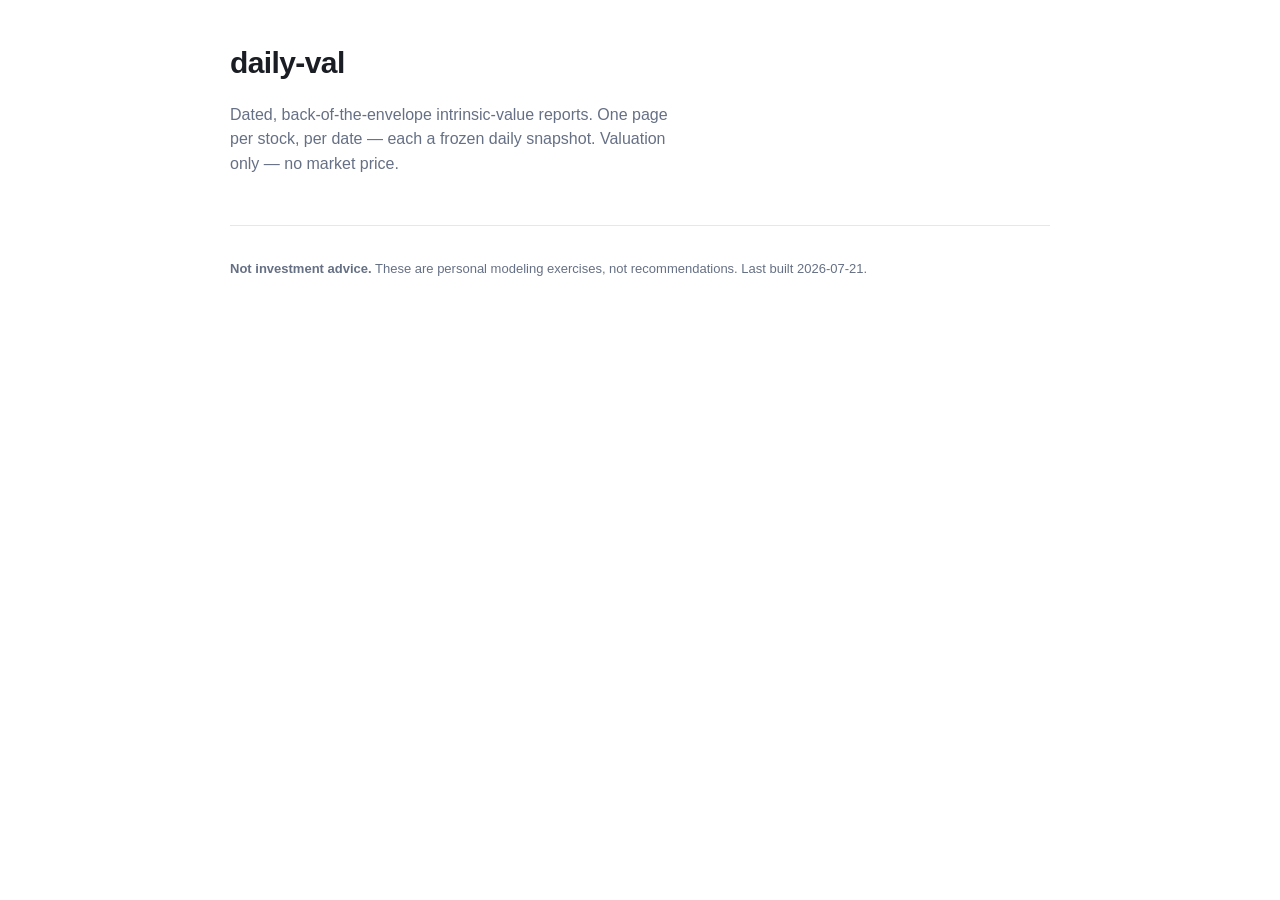
<file: docs/index.html>
<!doctype html>
<html lang="en">
<head>
<meta charset="utf-8">
<meta name="viewport" content="width=device-width, initial-scale=1">
<title>daily-val · valuation reports</title>
<link rel="stylesheet" href="assets/style.css">
</head>
<body>
<main class="wrap">
  <header class="site-head">
    <h1>daily&#8209;val</h1>
    <p class="tagline">Dated, back-of-the-envelope intrinsic-value reports.
    One page per stock, per date — each a frozen daily snapshot. Valuation only —
    no market price.</p>
  </header>

  <div id="dcf-index"></div>
  <noscript><p class="empty">Enable JavaScript to list reports and their
  fair values.</p></noscript>

  <footer class="disclaimer">
    <p><strong>Not investment advice.</strong> These are personal modeling
    exercises, not recommendations. Last built 2026-07-21.</p>
  </footer>
</main>
<script src="assets/comps.js"></script>
<script src="assets/dcf.js"></script>
</body>
</html>
</file>
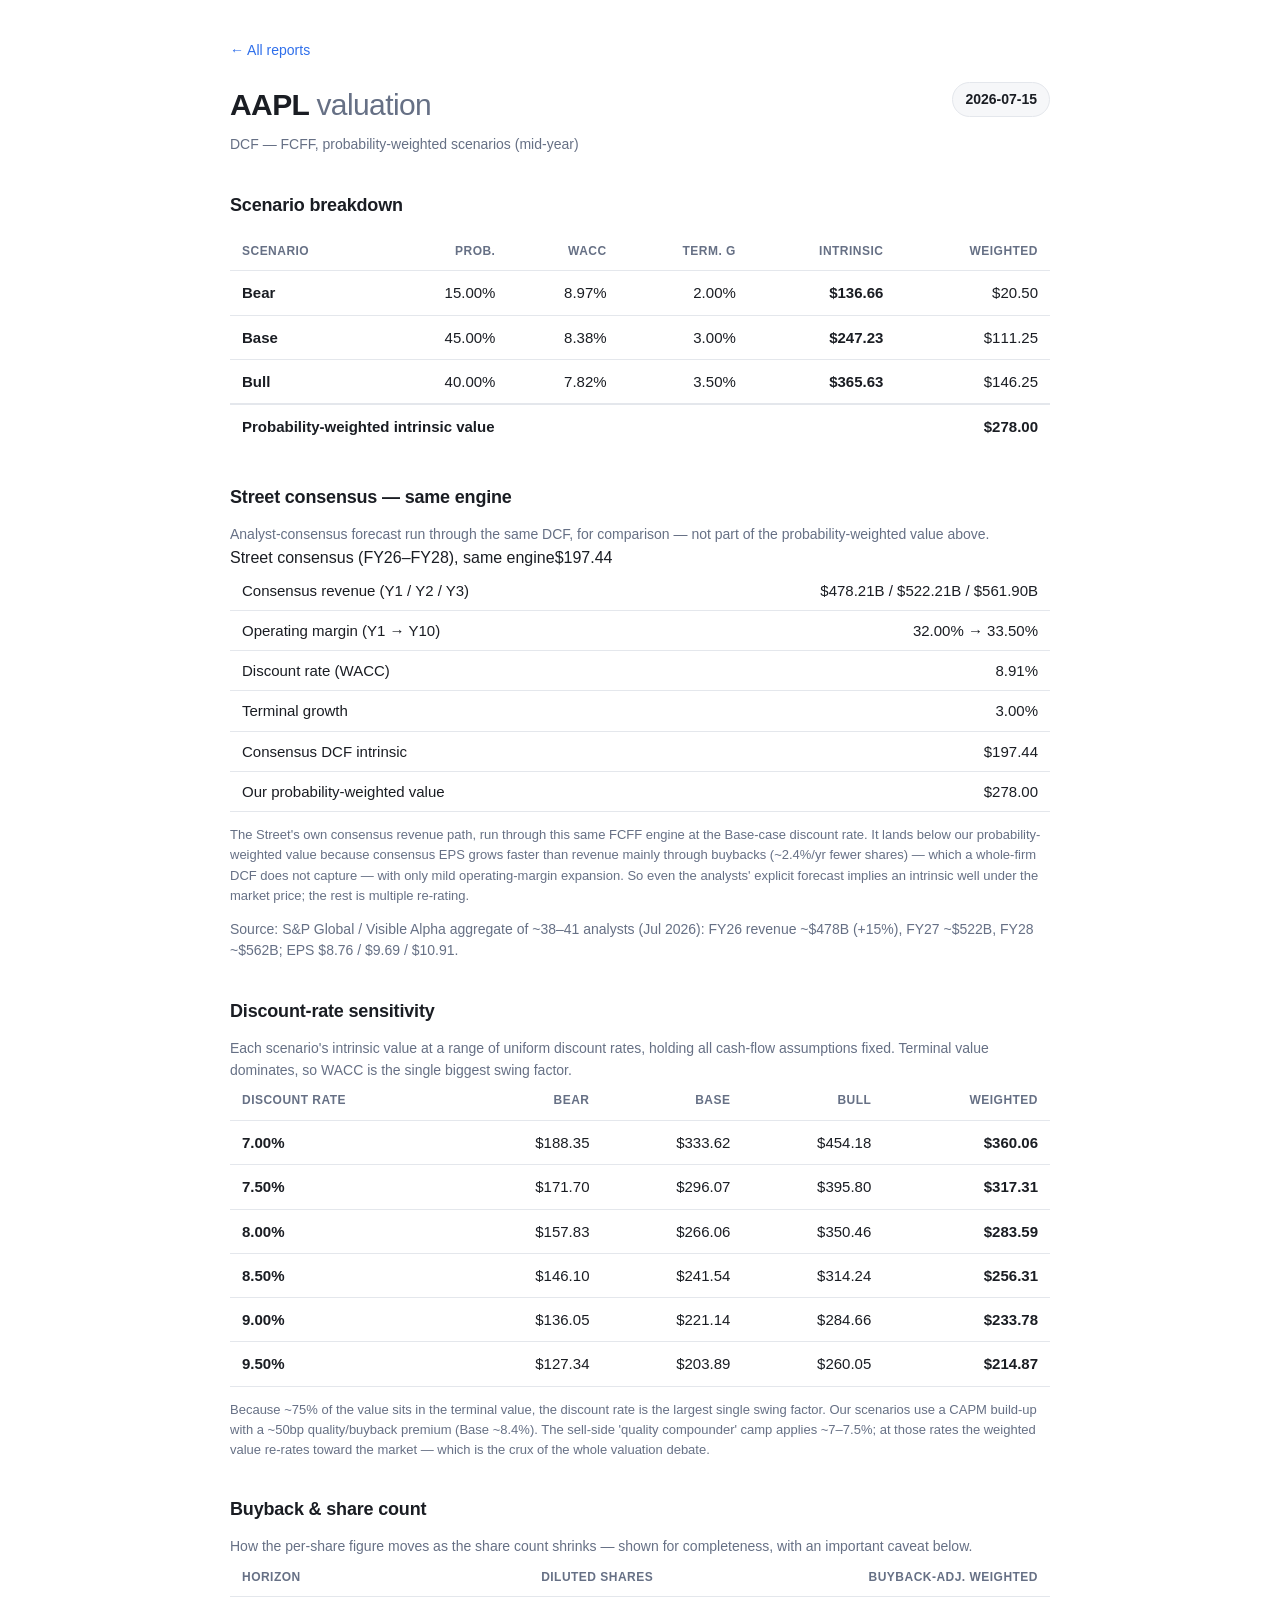
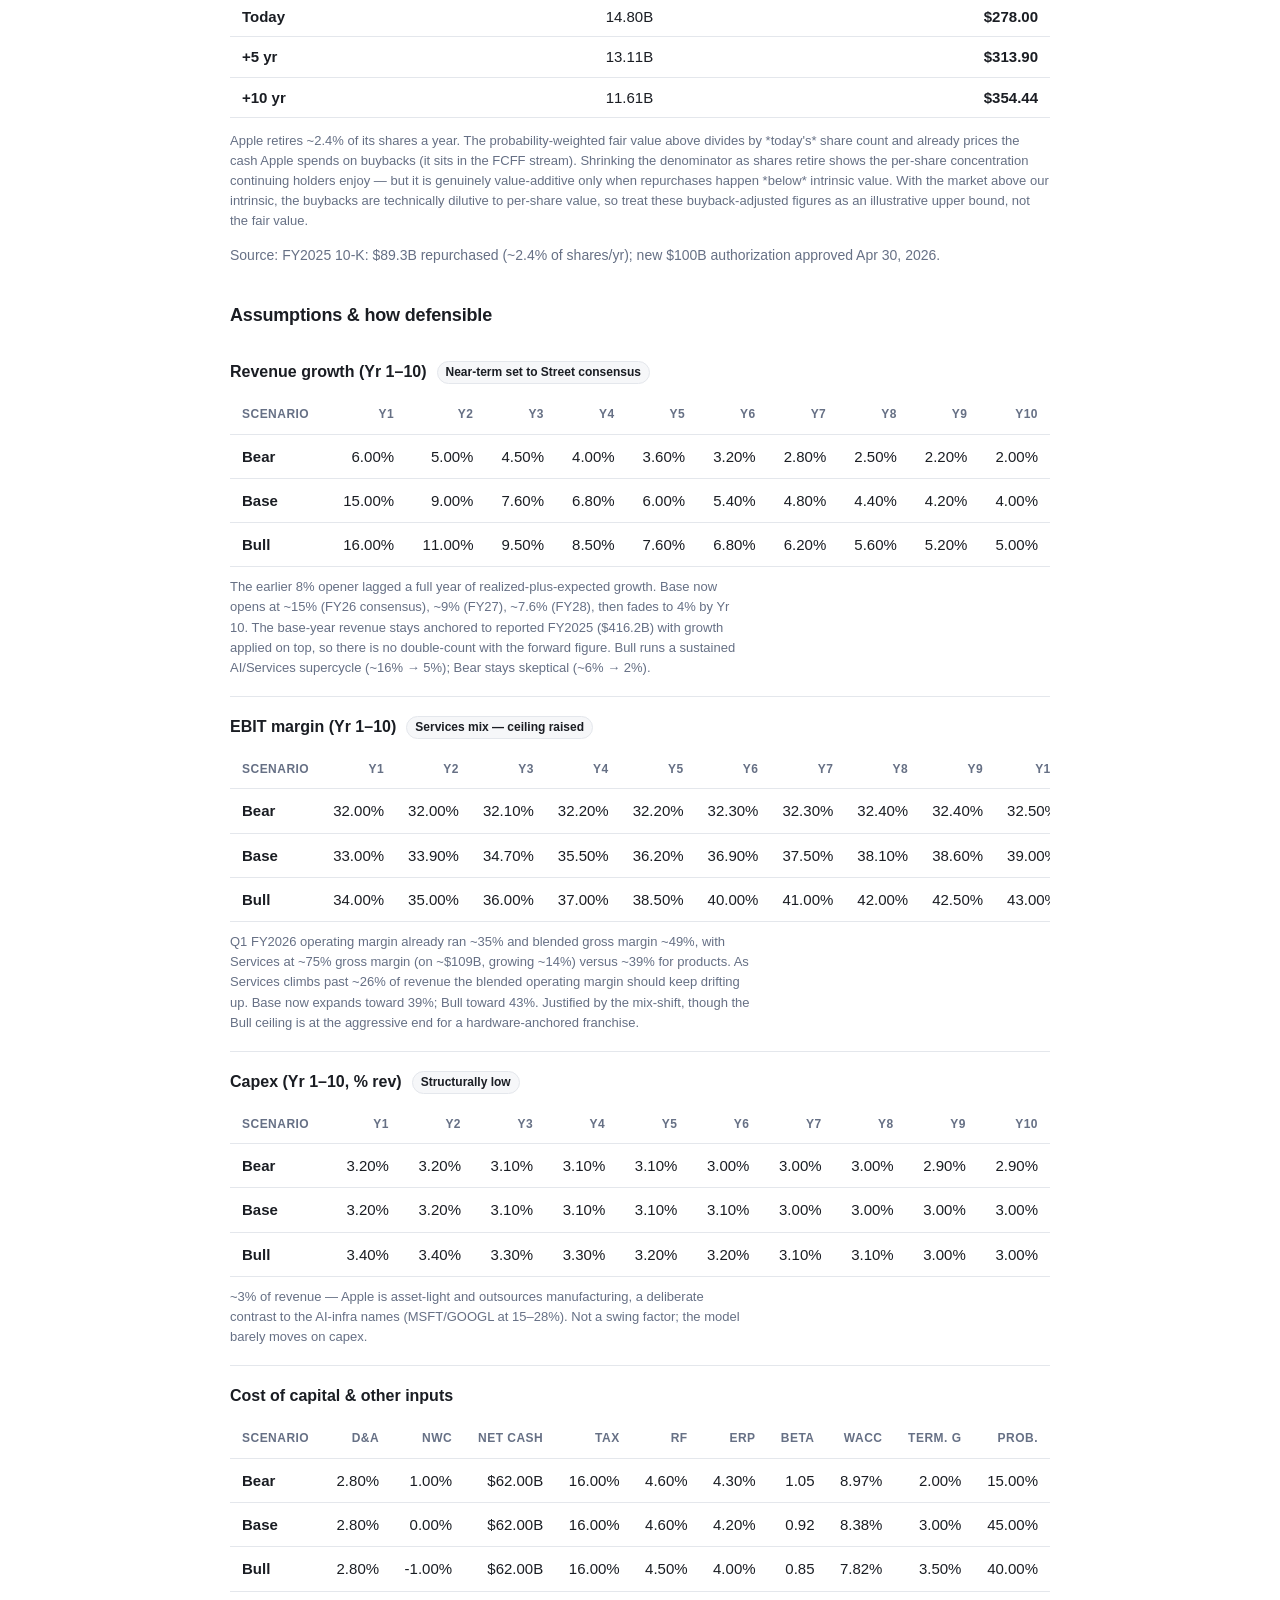
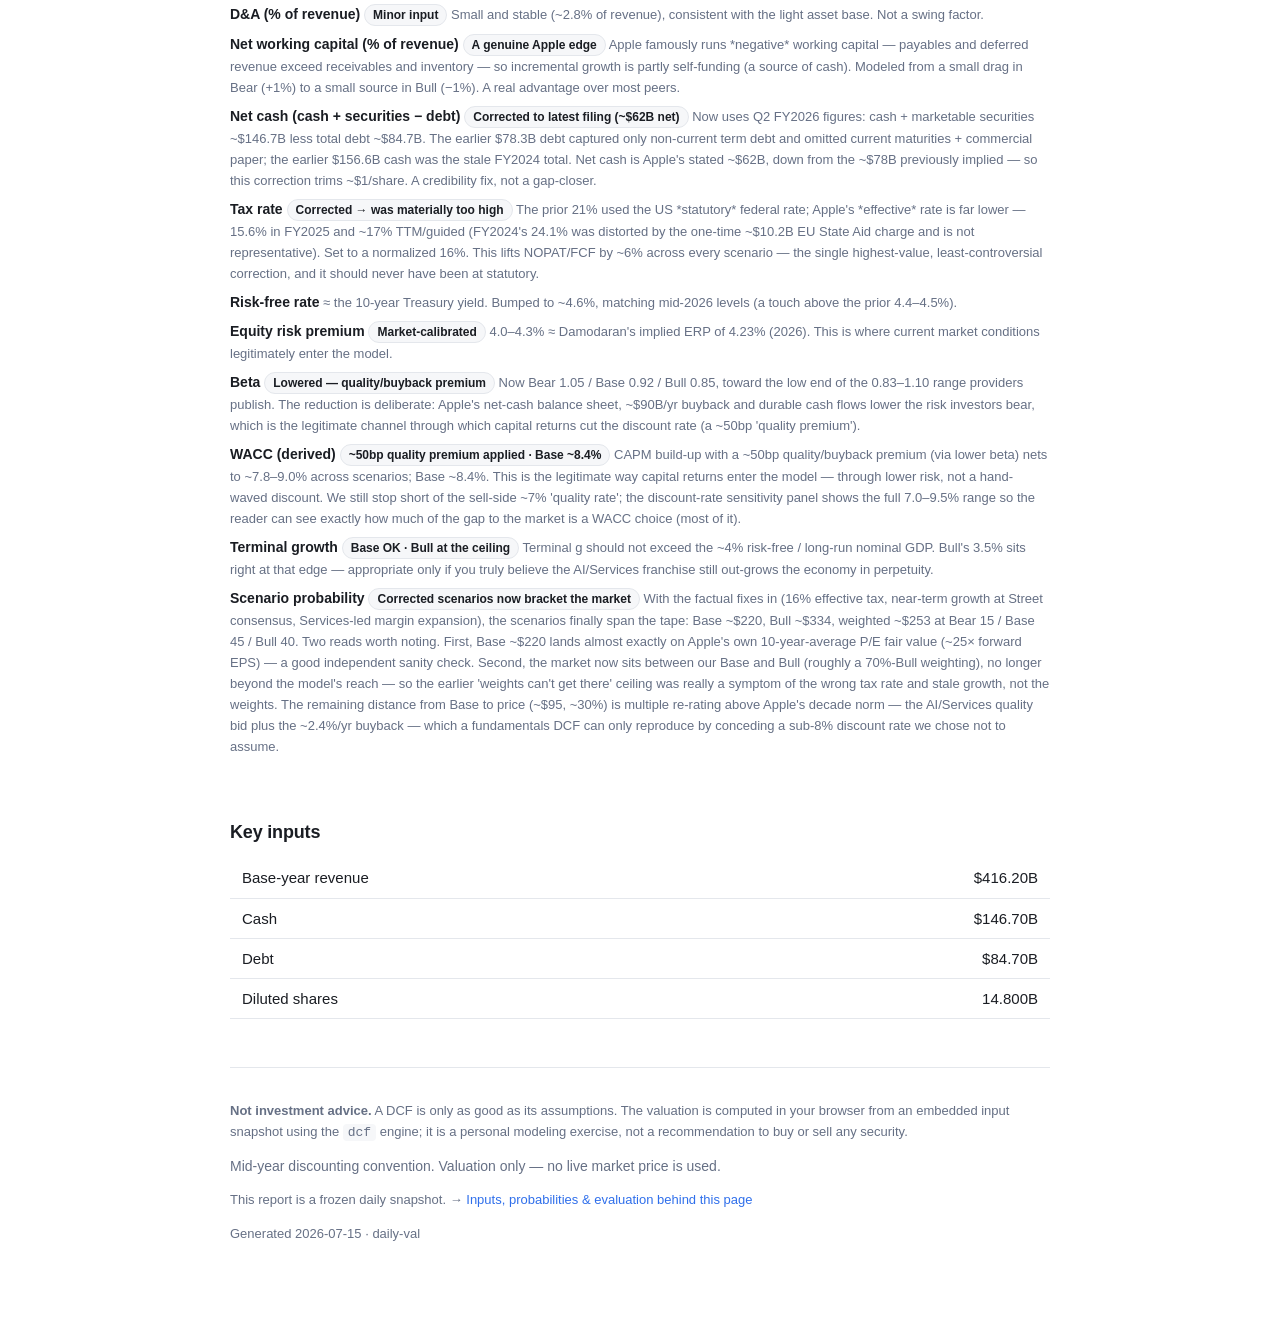
<file: docs/reports/aapl/2026-07-15.html>
<!doctype html>
<html lang="en">
<head>
<meta charset="utf-8">
<meta name="viewport" content="width=device-width, initial-scale=1">
<title>AAPL valuation — 2026-07-15 · daily-val</title>
<link rel="stylesheet" href="../../assets/style.css">
</head>
<body>
<main class="wrap">
  <p class="crumb"><a href="../../index.html">← All reports</a></p>

  <header class="rpt-head">
    <div>
      <h1>AAPL <span class="sub">valuation</span></h1>
      <p class="meta" id="dcf-method">DCF — FCFF, probability-weighted scenarios</p>
    </div>
    <div class="date-badge">2026-07-15</div>
  </header>

  <section>
    <h2>Scenario breakdown</h2>
    <div class="table-scroll">
      <table>
        <thead>
          <tr><th>Scenario</th><th class="num">Prob.</th><th class="num">WACC</th>
              <th class="num">Term. g</th><th class="num">Intrinsic</th><th class="num">Weighted</th></tr>
        </thead>
        <tbody id="dcf-scenario-rows"></tbody>
        <tfoot>
          <tr><td colspan="4" class="name">Probability-weighted intrinsic value</td>
              <td colspan="2" class="num strong" id="dcf-weighted">…</td></tr>
        </tfoot>
      </table>
    </div>
    <noscript><p class="meta">This report computes its valuation in the browser;
    enable JavaScript to see the numbers.</p></noscript>
  </section>

  <section>
    <h2>Street consensus — same engine</h2>
    <p class="meta">Analyst-consensus forecast run through the same DCF, for comparison — not part of the probability-weighted value above.</p>
    <div id="dcf-consensus"></div>
  </section>

  <section>
    <h2>Discount-rate sensitivity</h2>
    <p class="meta">Each scenario's intrinsic value at a range of uniform discount rates, holding all cash-flow assumptions fixed. Terminal value dominates, so WACC is the single biggest swing factor.</p>
    <div id="dcf-wacc"></div>
  </section>

  <section>
    <h2>Buyback &amp; share count</h2>
    <p class="meta">How the per-share figure moves as the share count shrinks — shown for completeness, with an important caveat below.</p>
    <div id="dcf-buyback"></div>
  </section>

  <section>
    <h2>Assumptions &amp; how defensible</h2>
    <div id="dcf-drivers"></div>
  </section>

  <section>
    <h2>Key inputs</h2>
    <div class="table-scroll">
      <table class="compact">
        <tbody id="dcf-key-inputs"></tbody>
      </table>
    </div>
  </section>

  <footer class="disclaimer">
    <p><strong>Not investment advice.</strong> A DCF is only as good as its
    assumptions. The valuation is computed in your browser from an embedded input
    snapshot using the <code>dcf</code> engine; it is a personal modeling
    exercise, not a recommendation to buy or sell any security.</p>
    <p class="meta">Mid-year discounting convention. Valuation only — no live market price is used.</p>
    <p class="snapshot">This report is a frozen daily snapshot. →
    <a href="2026-07-15.json">Inputs, probabilities &amp; evaluation behind this page</a></p>
    <p class="gen">Generated 2026-07-15 · daily-val</p>
  </footer>
</main>
<script type="application/json" id="dcf-input">{"symbol": "AAPL", "base_year": {"revenue": "416.2B", "ebit_margin": 0.32, "da_percent": 0.028}, "assumptions": {"tax_rate": 0.16}, "balance_sheet": {"cash": "146.7B", "debt": "84.7B", "diluted_shares": "14.8B"}, "buyback": {"annual_reduction": 0.024, "horizons": [5, 10], "source": "FY2025 10-K: $89.3B repurchased (~2.4% of shares/yr); new $100B authorization approved Apr 30, 2026.", "note": "Apple retires ~2.4% of its shares a year. The probability-weighted fair value above divides by *today's* share count and already prices the cash Apple spends on buybacks (it sits in the FCFF stream). Shrinking the denominator as shares retire shows the per-share concentration continuing holders enjoy \u2014 but it is genuinely value-additive only when repurchases happen *below* intrinsic value. With the market above our intrinsic, the buybacks are technically dilutive to per-share value, so treat these buyback-adjusted figures as an illustrative upper bound, not the fair value."}, "wacc_sensitivity": {"rates": [0.07, 0.075, 0.08, 0.085, 0.09, 0.095], "note": "Because ~75% of the value sits in the terminal value, the discount rate is the largest single swing factor. Our scenarios use a CAPM build-up with a ~50bp quality/buyback premium (Base ~8.4%). The sell-side 'quality compounder' camp applies ~7\u20137.5%; at those rates the weighted value re-rates toward the market \u2014 which is the crux of the whole valuation debate."}, "scenarios": [{"name": "Bear", "probability": 0.15, "base_year": {"nwc_percent": 0.01}, "assumptions": {"growth_rates": [0.06, 0.05, 0.045, 0.04, 0.036, 0.032, 0.028, 0.025, 0.022, 0.02], "ebit_margins": [0.32, 0.32, 0.321, 0.322, 0.322, 0.323, 0.323, 0.324, 0.324, 0.325], "capex_percent": [0.032, 0.032, 0.031, 0.031, 0.031, 0.03, 0.03, 0.03, 0.029, 0.029]}, "wacc_inputs": {"risk_free_rate": 0.046, "equity_risk_premium": 0.043, "beta": 1.05, "cost_of_debt": 0.05, "debt_weight": 0.03, "equity_weight": 0.97}, "terminal": {"growth_rate": 0.02}}, {"name": "Base", "probability": 0.45, "base_year": {"nwc_percent": 0.0}, "assumptions": {"growth_rates": [0.15, 0.09, 0.076, 0.068, 0.06, 0.054, 0.048, 0.044, 0.042, 0.04], "ebit_margins": [0.33, 0.339, 0.347, 0.355, 0.362, 0.369, 0.375, 0.381, 0.386, 0.39], "capex_percent": [0.032, 0.032, 0.031, 0.031, 0.031, 0.031, 0.03, 0.03, 0.03, 0.03]}, "wacc_inputs": {"risk_free_rate": 0.046, "equity_risk_premium": 0.042, "beta": 0.92, "cost_of_debt": 0.048, "debt_weight": 0.02, "equity_weight": 0.98}, "terminal": {"growth_rate": 0.03}}, {"name": "Bull", "probability": 0.4, "base_year": {"nwc_percent": -0.01}, "assumptions": {"growth_rates": [0.16, 0.11, 0.095, 0.085, 0.076, 0.068, 0.062, 0.056, 0.052, 0.05], "ebit_margins": [0.34, 0.35, 0.36, 0.37, 0.385, 0.4, 0.41, 0.42, 0.425, 0.43], "capex_percent": [0.034, 0.034, 0.033, 0.033, 0.032, 0.032, 0.031, 0.031, 0.03, 0.03]}, "wacc_inputs": {"risk_free_rate": 0.045, "equity_risk_premium": 0.04, "beta": 0.85, "cost_of_debt": 0.046, "debt_weight": 0.02, "equity_weight": 0.98}, "terminal": {"growth_rate": 0.035}}], "consensus": {"label": "Street consensus (FY26\u2013FY28), same engine", "source": "S&P Global / Visible Alpha aggregate of ~38\u201341 analysts (Jul 2026): FY26 revenue ~$478B (+15%), FY27 ~$522B, FY28 ~$562B; EPS $8.76 / $9.69 / $10.91.", "note": "The Street's own consensus revenue path, run through this same FCFF engine at the Base-case discount rate. It lands below our probability-weighted value because consensus EPS grows faster than revenue mainly through buybacks (~2.4%/yr fewer shares) \u2014 which a whole-firm DCF does not capture \u2014 with only mild operating-margin expansion. So even the analysts' explicit forecast implies an intrinsic well under the market price; the rest is multiple re-rating.", "base_year": {"nwc_percent": 0.0}, "assumptions": {"growth_rates": [0.149, 0.092, 0.076, 0.068, 0.06, 0.054, 0.048, 0.044, 0.042, 0.04], "ebit_margins": [0.32, 0.322, 0.324, 0.326, 0.328, 0.33, 0.331, 0.332, 0.334, 0.335], "capex_percent": [0.032, 0.032, 0.031, 0.031, 0.031, 0.031, 0.03, 0.03, 0.03, 0.03]}, "wacc_inputs": {"risk_free_rate": 0.046, "equity_risk_premium": 0.042, "beta": 1.05, "cost_of_debt": 0.048, "debt_weight": 0.02, "equity_weight": 0.98}, "terminal": {"growth_rate": 0.03}}}</script>
<script type="application/json" id="dcf-notes">{"symbol": "AAPL", "drivers": [{"key": "growth", "label": "Revenue growth (Yr 1\u201310)", "verdict": "Near-term set to Street consensus", "comment": "The earlier 8% opener lagged a full year of realized-plus-expected growth. Base now opens at ~15% (FY26 consensus), ~9% (FY27), ~7.6% (FY28), then fades to 4% by Yr 10. The base-year revenue stays anchored to reported FY2025 ($416.2B) with growth applied on top, so there is no double-count with the forward figure. Bull runs a sustained AI/Services supercycle (~16% \u2192 5%); Bear stays skeptical (~6% \u2192 2%)."}, {"key": "margin", "label": "EBIT margin (Yr 1\u201310)", "verdict": "Services mix \u2014 ceiling raised", "comment": "Q1 FY2026 operating margin already ran ~35% and blended gross margin ~49%, with Services at ~75% gross margin (on ~$109B, growing ~14%) versus ~39% for products. As Services climbs past ~26% of revenue the blended operating margin should keep drifting up. Base now expands toward 39%; Bull toward 43%. Justified by the mix-shift, though the Bull ceiling is at the aggressive end for a hardware-anchored franchise."}, {"key": "capex", "label": "Capex (Yr 1\u201310, % rev)", "verdict": "Structurally low", "comment": "~3% of revenue \u2014 Apple is asset-light and outsources manufacturing, a deliberate contrast to the AI-infra names (MSFT/GOOGL at 15\u201328%). Not a swing factor; the model barely moves on capex."}, {"key": "da", "label": "D&A (% of revenue)", "verdict": "Minor input", "comment": "Small and stable (~2.8% of revenue), consistent with the light asset base. Not a swing factor."}, {"key": "nwc", "label": "Net working capital (% of revenue)", "verdict": "A genuine Apple edge", "comment": "Apple famously runs *negative* working capital \u2014 payables and deferred revenue exceed receivables and inventory \u2014 so incremental growth is partly self-funding (a source of cash). Modeled from a small drag in Bear (+1%) to a small source in Bull (\u22121%). A real advantage over most peers."}, {"key": "netcash", "label": "Net cash (cash + securities \u2212 debt)", "verdict": "Corrected to latest filing (~$62B net)", "comment": "Now uses Q2 FY2026 figures: cash + marketable securities ~$146.7B less total debt ~$84.7B. The earlier $78.3B debt captured only non-current term debt and omitted current maturities + commercial paper; the earlier $156.6B cash was the stale FY2024 total. Net cash is Apple's stated ~$62B, down from the ~$78B previously implied \u2014 so this correction trims ~$1/share. A credibility fix, not a gap-closer."}, {"key": "tax", "label": "Tax rate", "verdict": "Corrected \u2192 was materially too high", "comment": "The prior 21% used the US *statutory* federal rate; Apple's *effective* rate is far lower \u2014 15.6% in FY2025 and ~17% TTM/guided (FY2024's 24.1% was distorted by the one-time ~$10.2B EU State Aid charge and is not representative). Set to a normalized 16%. This lifts NOPAT/FCF by ~6% across every scenario \u2014 the single highest-value, least-controversial correction, and it should never have been at statutory."}, {"key": "rf", "label": "Risk-free rate", "comment": "\u2248 the 10-year Treasury yield. Bumped to ~4.6%, matching mid-2026 levels (a touch above the prior 4.4\u20134.5%)."}, {"key": "erp", "label": "Equity risk premium", "verdict": "Market-calibrated", "comment": "4.0\u20134.3% \u2248 Damodaran's implied ERP of 4.23% (2026). This is where current market conditions legitimately enter the model."}, {"key": "beta", "label": "Beta", "verdict": "Lowered \u2014 quality/buyback premium", "comment": "Now Bear 1.05 / Base 0.92 / Bull 0.85, toward the low end of the 0.83\u20131.10 range providers publish. The reduction is deliberate: Apple's net-cash balance sheet, ~$90B/yr buyback and durable cash flows lower the risk investors bear, which is the legitimate channel through which capital returns cut the discount rate (a ~50bp 'quality premium')."}, {"key": "wacc", "label": "WACC (derived)", "verdict": "~50bp quality premium applied \u00b7 Base ~8.4%", "comment": "CAPM build-up with a ~50bp quality/buyback premium (via lower beta) nets to ~7.8\u20139.0% across scenarios; Base ~8.4%. This is the legitimate way capital returns enter the model \u2014 through lower risk, not a hand-waved discount. We still stop short of the sell-side ~7% 'quality rate'; the discount-rate sensitivity panel shows the full 7.0\u20139.5% range so the reader can see exactly how much of the gap to the market is a WACC choice (most of it)."}, {"key": "terminal_g", "label": "Terminal growth", "verdict": "Base OK \u00b7 Bull at the ceiling", "comment": "Terminal g should not exceed the ~4% risk-free / long-run nominal GDP. Bull's 3.5% sits right at that edge \u2014 appropriate only if you truly believe the AI/Services franchise still out-grows the economy in perpetuity."}, {"key": "probability", "label": "Scenario probability", "verdict": "Corrected scenarios now bracket the market", "comment": "With the factual fixes in (16% effective tax, near-term growth at Street consensus, Services-led margin expansion), the scenarios finally span the tape: Base ~$220, Bull ~$334, weighted ~$253 at Bear 15 / Base 45 / Bull 40. Two reads worth noting. First, Base ~$220 lands almost exactly on Apple's own 10-year-average P/E fair value (~25\u00d7 forward EPS) \u2014 a good independent sanity check. Second, the market now sits between our Base and Bull (roughly a 70%-Bull weighting), no longer beyond the model's reach \u2014 so the earlier 'weights can't get there' ceiling was really a symptom of the wrong tax rate and stale growth, not the weights. The remaining distance from Base to price (~$95, ~30%) is multiple re-rating above Apple's decade norm \u2014 the AI/Services quality bid plus the ~2.4%/yr buyback \u2014 which a fundamentals DCF can only reproduce by conceding a sub-8% discount rate we chose not to assume."}]}</script>
<script src="../../assets/dcf.js"></script>
</body>
</html>
</file>
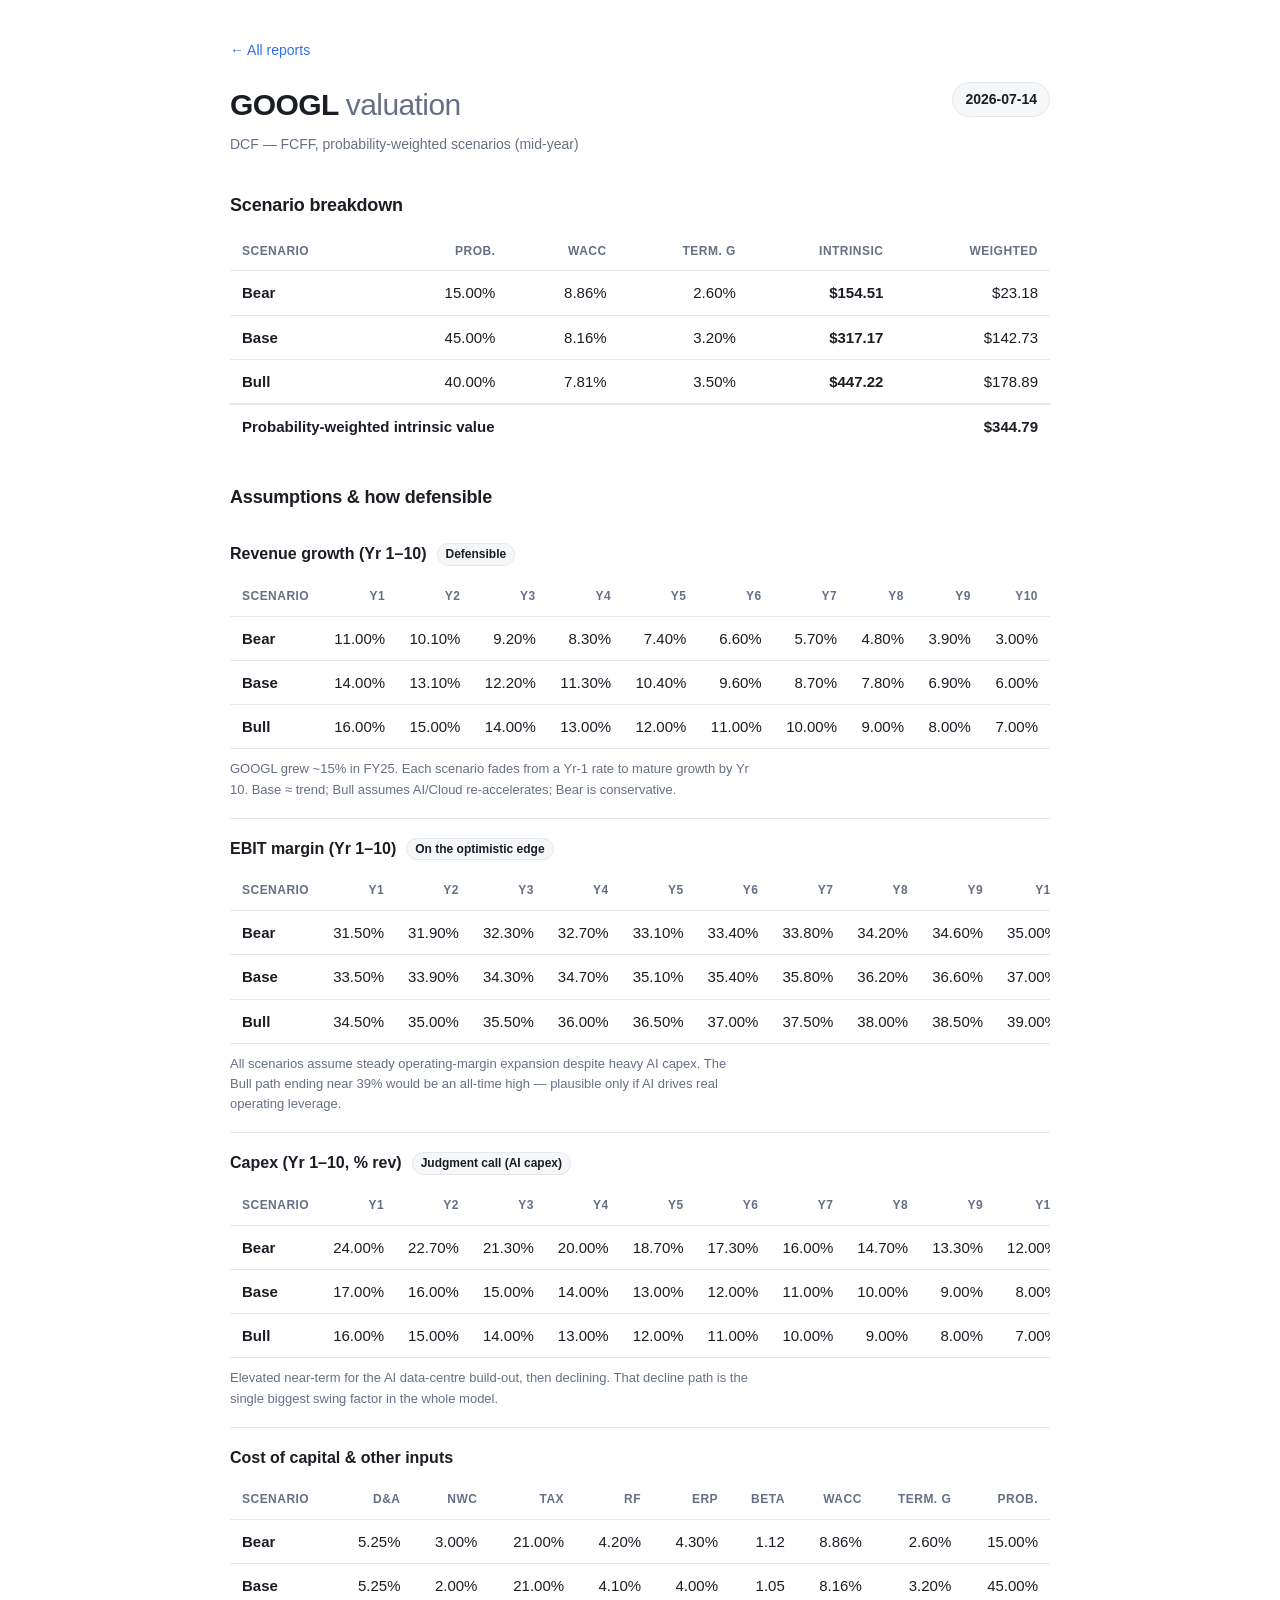
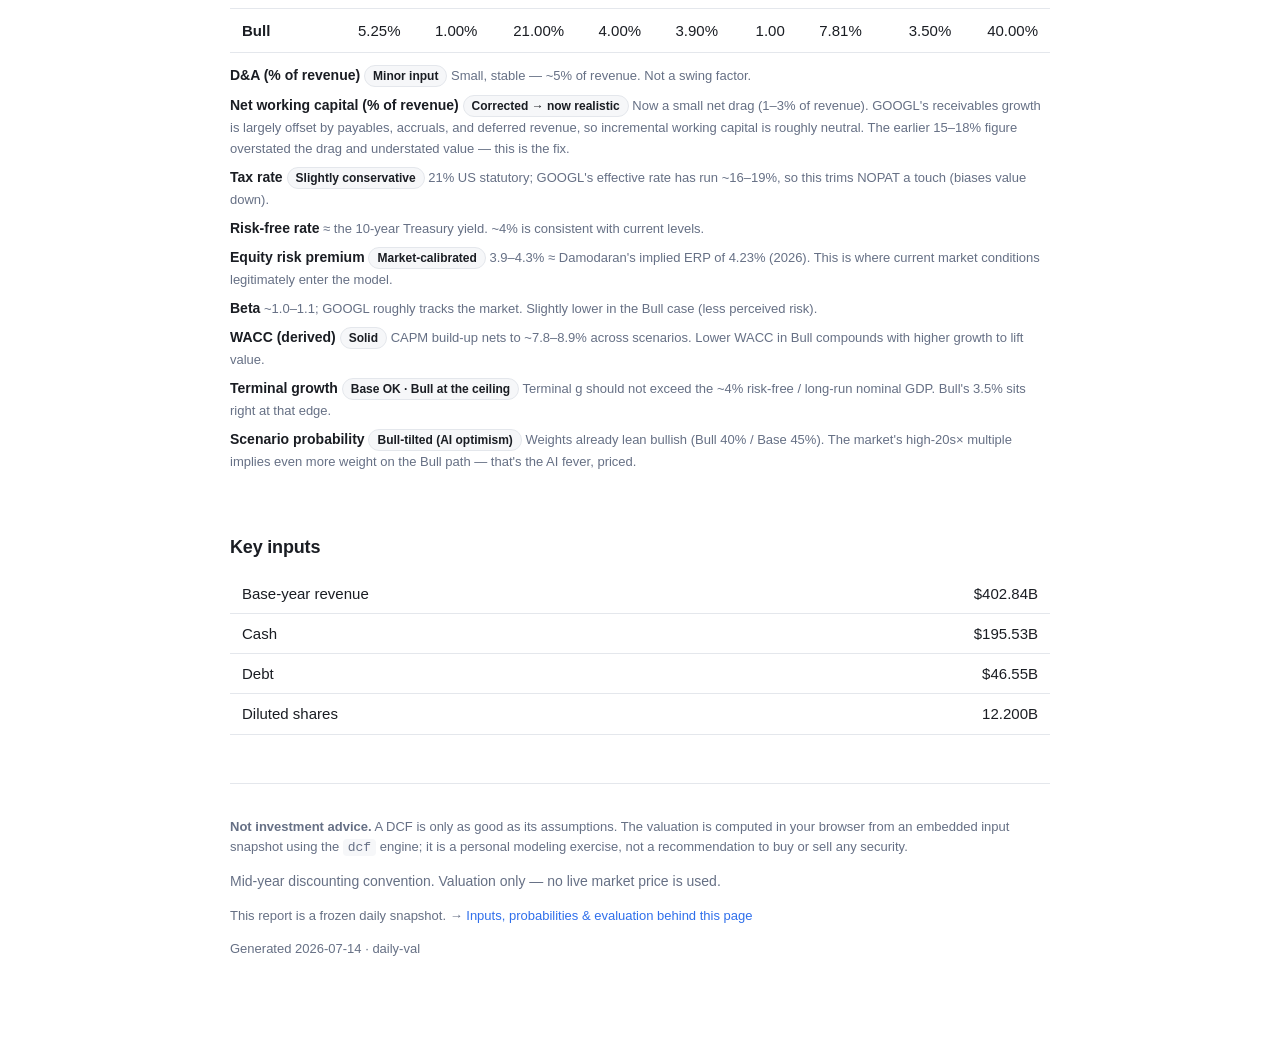
<file: docs/reports/googl/2026-07-14.html>
<!doctype html>
<html lang="en">
<head>
<meta charset="utf-8">
<meta name="viewport" content="width=device-width, initial-scale=1">
<title>GOOGL valuation — 2026-07-14 · daily-val</title>
<link rel="stylesheet" href="../../assets/style.css">
</head>
<body>
<main class="wrap">
  <p class="crumb"><a href="../../index.html">← All reports</a></p>

  <header class="rpt-head">
    <div>
      <h1>GOOGL <span class="sub">valuation</span></h1>
      <p class="meta" id="dcf-method">DCF — FCFF, probability-weighted scenarios</p>
    </div>
    <div class="date-badge">2026-07-14</div>
  </header>

  <section>
    <h2>Scenario breakdown</h2>
    <div class="table-scroll">
      <table>
        <thead>
          <tr><th>Scenario</th><th class="num">Prob.</th><th class="num">WACC</th>
              <th class="num">Term. g</th><th class="num">Intrinsic</th><th class="num">Weighted</th></tr>
        </thead>
        <tbody id="dcf-scenario-rows"></tbody>
        <tfoot>
          <tr><td colspan="4" class="name">Probability-weighted intrinsic value</td>
              <td colspan="2" class="num strong" id="dcf-weighted">…</td></tr>
        </tfoot>
      </table>
    </div>
    <noscript><p class="meta">This report computes its valuation in the browser;
    enable JavaScript to see the numbers.</p></noscript>
  </section>

  <section>
    <h2>Assumptions &amp; how defensible</h2>
    <div id="dcf-drivers"></div>
  </section>

  <section>
    <h2>Key inputs</h2>
    <div class="table-scroll">
      <table class="compact">
        <tbody id="dcf-key-inputs"></tbody>
      </table>
    </div>
  </section>

  <footer class="disclaimer">
    <p><strong>Not investment advice.</strong> A DCF is only as good as its
    assumptions. The valuation is computed in your browser from an embedded input
    snapshot using the <code>dcf</code> engine; it is a personal modeling
    exercise, not a recommendation to buy or sell any security.</p>
    <p class="meta">Mid-year discounting convention. Valuation only — no live market price is used.</p>
    <p class="snapshot">This report is a frozen daily snapshot. →
    <a href="2026-07-14.json">Inputs, probabilities &amp; evaluation behind this page</a></p>
    <p class="gen">Generated 2026-07-14 · daily-val</p>
  </footer>
</main>
<script type="application/json" id="dcf-input">{"symbol": "GOOGL", "base_year": {"revenue": "402.836B", "ebit_margin": 0.3203, "da_percent": 0.0525}, "assumptions": {"tax_rate": 0.21}, "balance_sheet": {"cash": "195.53B", "debt": "46.547B", "diluted_shares": "12.2B"}, "scenarios": [{"name": "Bear", "probability": 0.15, "base_year": {"nwc_percent": 0.03}, "assumptions": {"growth_rates": [0.11, 0.101, 0.092, 0.083, 0.074, 0.066, 0.057, 0.048, 0.039, 0.03], "ebit_margins": [0.315, 0.319, 0.323, 0.327, 0.331, 0.334, 0.338, 0.342, 0.346, 0.35], "capex_percent": [0.24, 0.227, 0.213, 0.2, 0.187, 0.173, 0.16, 0.147, 0.133, 0.12]}, "wacc_inputs": {"risk_free_rate": 0.042, "equity_risk_premium": 0.043, "beta": 1.12, "cost_of_debt": 0.05, "debt_weight": 0.03, "equity_weight": 0.97}, "terminal": {"growth_rate": 0.026}}, {"name": "Base", "probability": 0.45, "base_year": {"nwc_percent": 0.02}, "assumptions": {"growth_rates": [0.14, 0.131, 0.122, 0.113, 0.104, 0.096, 0.087, 0.078, 0.069, 0.06], "ebit_margins": [0.335, 0.339, 0.343, 0.347, 0.351, 0.354, 0.358, 0.362, 0.366, 0.37], "capex_percent": [0.17, 0.16, 0.15, 0.14, 0.13, 0.12, 0.11, 0.1, 0.09, 0.08]}, "wacc_inputs": {"risk_free_rate": 0.041, "equity_risk_premium": 0.04, "beta": 1.05, "cost_of_debt": 0.047, "debt_weight": 0.03, "equity_weight": 0.97}, "terminal": {"growth_rate": 0.032}}, {"name": "Bull", "probability": 0.4, "base_year": {"nwc_percent": 0.01}, "assumptions": {"growth_rates": [0.16, 0.15, 0.14, 0.13, 0.12, 0.11, 0.1, 0.09, 0.08, 0.07], "ebit_margins": [0.345, 0.35, 0.355, 0.36, 0.365, 0.37, 0.375, 0.38, 0.385, 0.39], "capex_percent": [0.16, 0.15, 0.14, 0.13, 0.12, 0.11, 0.1, 0.09, 0.08, 0.07]}, "wacc_inputs": {"risk_free_rate": 0.04, "equity_risk_premium": 0.039, "beta": 1.0, "cost_of_debt": 0.046, "debt_weight": 0.02, "equity_weight": 0.98}, "terminal": {"growth_rate": 0.035}}]}</script>
<script type="application/json" id="dcf-notes">{"symbol": "GOOGL", "drivers": [{"key": "growth", "label": "Revenue growth (Yr 1\u201310)", "verdict": "Defensible", "comment": "GOOGL grew ~15% in FY25. Each scenario fades from a Yr-1 rate to mature growth by Yr 10. Base \u2248 trend; Bull assumes AI/Cloud re-accelerates; Bear is conservative."}, {"key": "margin", "label": "EBIT margin (Yr 1\u201310)", "verdict": "On the optimistic edge", "comment": "All scenarios assume steady operating-margin expansion despite heavy AI capex. The Bull path ending near 39% would be an all-time high \u2014 plausible only if AI drives real operating leverage."}, {"key": "capex", "label": "Capex (Yr 1\u201310, % rev)", "verdict": "Judgment call (AI capex)", "comment": "Elevated near-term for the AI data-centre build-out, then declining. That decline path is the single biggest swing factor in the whole model."}, {"key": "da", "label": "D&A (% of revenue)", "verdict": "Minor input", "comment": "Small, stable \u2014 ~5% of revenue. Not a swing factor."}, {"key": "nwc", "label": "Net working capital (% of revenue)", "verdict": "Corrected \u2192 now realistic", "comment": "Now a small net drag (1\u20133% of revenue). GOOGL's receivables growth is largely offset by payables, accruals, and deferred revenue, so incremental working capital is roughly neutral. The earlier 15\u201318% figure overstated the drag and understated value \u2014 this is the fix."}, {"key": "tax", "label": "Tax rate", "verdict": "Slightly conservative", "comment": "21% US statutory; GOOGL's effective rate has run ~16\u201319%, so this trims NOPAT a touch (biases value down)."}, {"key": "rf", "label": "Risk-free rate", "comment": "\u2248 the 10-year Treasury yield. ~4% is consistent with current levels."}, {"key": "erp", "label": "Equity risk premium", "verdict": "Market-calibrated", "comment": "3.9\u20134.3% \u2248 Damodaran's implied ERP of 4.23% (2026). This is where current market conditions legitimately enter the model."}, {"key": "beta", "label": "Beta", "comment": "~1.0\u20131.1; GOOGL roughly tracks the market. Slightly lower in the Bull case (less perceived risk)."}, {"key": "wacc", "label": "WACC (derived)", "verdict": "Solid", "comment": "CAPM build-up nets to ~7.8\u20138.9% across scenarios. Lower WACC in Bull compounds with higher growth to lift value."}, {"key": "terminal_g", "label": "Terminal growth", "verdict": "Base OK \u00b7 Bull at the ceiling", "comment": "Terminal g should not exceed the ~4% risk-free / long-run nominal GDP. Bull's 3.5% sits right at that edge."}, {"key": "probability", "label": "Scenario probability", "verdict": "Bull-tilted (AI optimism)", "comment": "Weights already lean bullish (Bull 40% / Base 45%). The market's high-20s\u00d7 multiple implies even more weight on the Bull path \u2014 that's the AI fever, priced."}]}</script>
<script src="../../assets/dcf.js"></script>
</body>
</html>
</file>
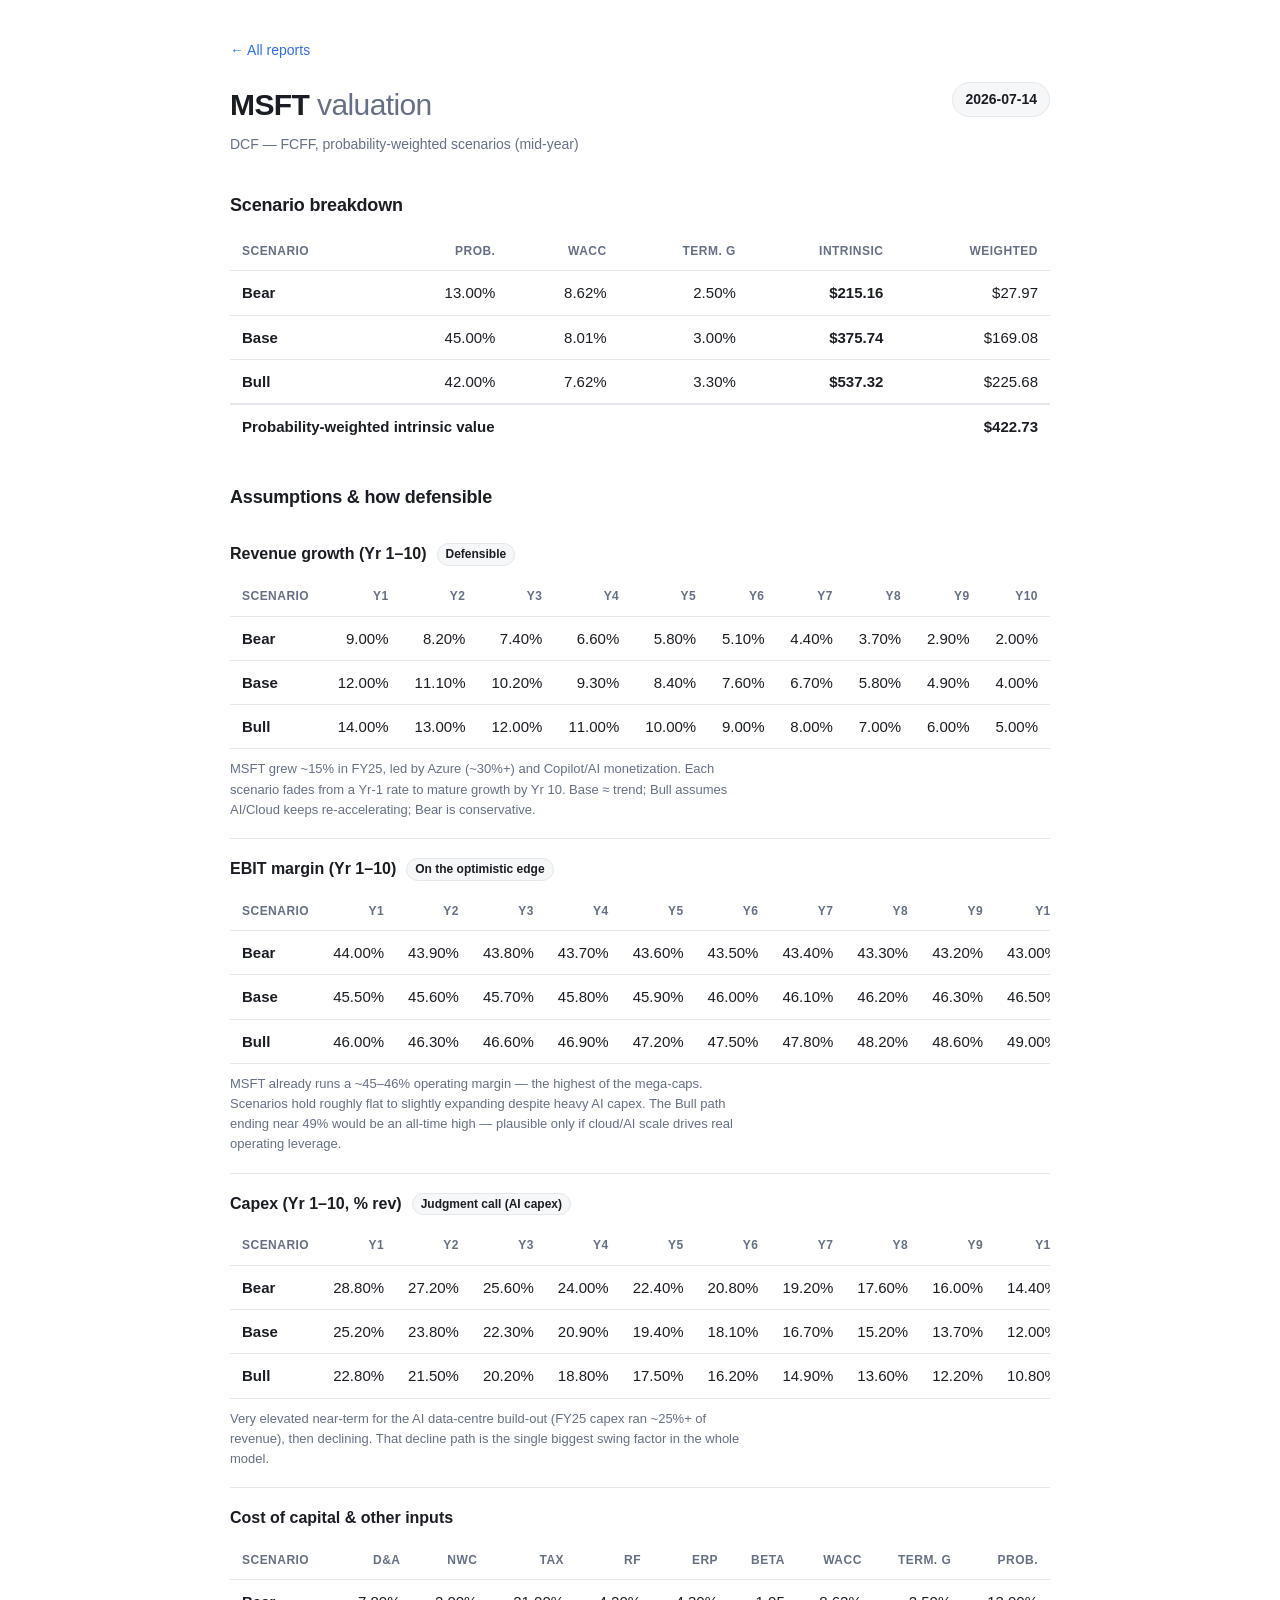
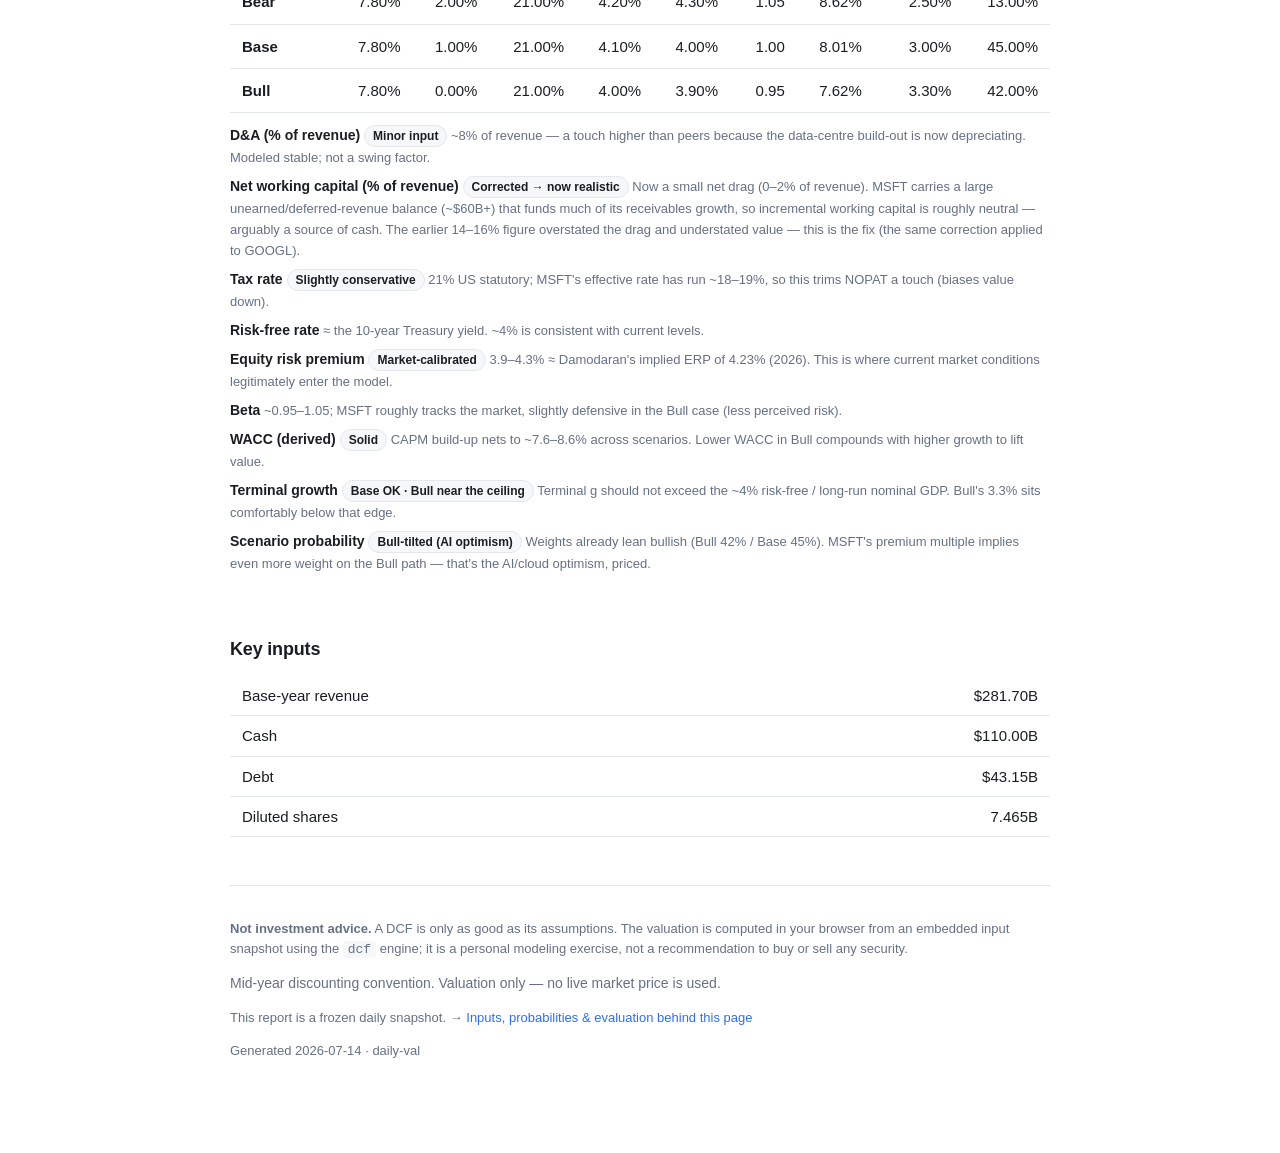
<file: docs/reports/msft/2026-07-14.html>
<!doctype html>
<html lang="en">
<head>
<meta charset="utf-8">
<meta name="viewport" content="width=device-width, initial-scale=1">
<title>MSFT valuation — 2026-07-14 · daily-val</title>
<link rel="stylesheet" href="../../assets/style.css">
</head>
<body>
<main class="wrap">
  <p class="crumb"><a href="../../index.html">← All reports</a></p>

  <header class="rpt-head">
    <div>
      <h1>MSFT <span class="sub">valuation</span></h1>
      <p class="meta" id="dcf-method">DCF — FCFF, probability-weighted scenarios</p>
    </div>
    <div class="date-badge">2026-07-14</div>
  </header>

  <section>
    <h2>Scenario breakdown</h2>
    <div class="table-scroll">
      <table>
        <thead>
          <tr><th>Scenario</th><th class="num">Prob.</th><th class="num">WACC</th>
              <th class="num">Term. g</th><th class="num">Intrinsic</th><th class="num">Weighted</th></tr>
        </thead>
        <tbody id="dcf-scenario-rows"></tbody>
        <tfoot>
          <tr><td colspan="4" class="name">Probability-weighted intrinsic value</td>
              <td colspan="2" class="num strong" id="dcf-weighted">…</td></tr>
        </tfoot>
      </table>
    </div>
    <noscript><p class="meta">This report computes its valuation in the browser;
    enable JavaScript to see the numbers.</p></noscript>
  </section>

  <section>
    <h2>Assumptions &amp; how defensible</h2>
    <div id="dcf-drivers"></div>
  </section>

  <section>
    <h2>Key inputs</h2>
    <div class="table-scroll">
      <table class="compact">
        <tbody id="dcf-key-inputs"></tbody>
      </table>
    </div>
  </section>

  <footer class="disclaimer">
    <p><strong>Not investment advice.</strong> A DCF is only as good as its
    assumptions. The valuation is computed in your browser from an embedded input
    snapshot using the <code>dcf</code> engine; it is a personal modeling
    exercise, not a recommendation to buy or sell any security.</p>
    <p class="meta">Mid-year discounting convention. Valuation only — no live market price is used.</p>
    <p class="snapshot">This report is a frozen daily snapshot. →
    <a href="2026-07-14.json">Inputs, probabilities &amp; evaluation behind this page</a></p>
    <p class="gen">Generated 2026-07-14 · daily-val</p>
  </footer>
</main>
<script type="application/json" id="dcf-input">{"symbol": "MSFT", "base_year": {"revenue": "281.7B", "ebit_margin": 0.456, "da_percent": 0.078}, "assumptions": {"tax_rate": 0.21}, "balance_sheet": {"cash": "110.0B", "debt": "43.151B", "diluted_shares": "7.465B"}, "scenarios": [{"name": "Bear", "probability": 0.13, "base_year": {"nwc_percent": 0.02}, "assumptions": {"growth_rates": [0.09, 0.082, 0.074, 0.066, 0.058, 0.051, 0.044, 0.037, 0.029, 0.02], "ebit_margins": [0.44, 0.439, 0.438, 0.437, 0.436, 0.435, 0.434, 0.433, 0.432, 0.43], "capex_percent": [0.288, 0.272, 0.256, 0.24, 0.224, 0.208, 0.192, 0.176, 0.16, 0.144]}, "wacc_inputs": {"risk_free_rate": 0.042, "equity_risk_premium": 0.043, "beta": 1.05, "cost_of_debt": 0.048, "debt_weight": 0.02, "equity_weight": 0.98}, "terminal": {"growth_rate": 0.025}}, {"name": "Base", "probability": 0.45, "base_year": {"nwc_percent": 0.01}, "assumptions": {"growth_rates": [0.12, 0.111, 0.102, 0.093, 0.084, 0.076, 0.067, 0.058, 0.049, 0.04], "ebit_margins": [0.455, 0.456, 0.457, 0.458, 0.459, 0.46, 0.461, 0.462, 0.463, 0.465], "capex_percent": [0.252, 0.238, 0.223, 0.209, 0.194, 0.181, 0.167, 0.152, 0.137, 0.12]}, "wacc_inputs": {"risk_free_rate": 0.041, "equity_risk_premium": 0.04, "beta": 1.0, "cost_of_debt": 0.046, "debt_weight": 0.02, "equity_weight": 0.98}, "terminal": {"growth_rate": 0.03}}, {"name": "Bull", "probability": 0.42, "base_year": {"nwc_percent": 0.0}, "assumptions": {"growth_rates": [0.14, 0.13, 0.12, 0.11, 0.1, 0.09, 0.08, 0.07, 0.06, 0.05], "ebit_margins": [0.46, 0.463, 0.466, 0.469, 0.472, 0.475, 0.478, 0.482, 0.486, 0.49], "capex_percent": [0.228, 0.215, 0.202, 0.188, 0.175, 0.162, 0.149, 0.136, 0.122, 0.108]}, "wacc_inputs": {"risk_free_rate": 0.04, "equity_risk_premium": 0.039, "beta": 0.95, "cost_of_debt": 0.045, "debt_weight": 0.02, "equity_weight": 0.98}, "terminal": {"growth_rate": 0.033}}]}</script>
<script type="application/json" id="dcf-notes">{"symbol": "MSFT", "drivers": [{"key": "growth", "label": "Revenue growth (Yr 1\u201310)", "verdict": "Defensible", "comment": "MSFT grew ~15% in FY25, led by Azure (~30%+) and Copilot/AI monetization. Each scenario fades from a Yr-1 rate to mature growth by Yr 10. Base \u2248 trend; Bull assumes AI/Cloud keeps re-accelerating; Bear is conservative."}, {"key": "margin", "label": "EBIT margin (Yr 1\u201310)", "verdict": "On the optimistic edge", "comment": "MSFT already runs a ~45\u201346% operating margin \u2014 the highest of the mega-caps. Scenarios hold roughly flat to slightly expanding despite heavy AI capex. The Bull path ending near 49% would be an all-time high \u2014 plausible only if cloud/AI scale drives real operating leverage."}, {"key": "capex", "label": "Capex (Yr 1\u201310, % rev)", "verdict": "Judgment call (AI capex)", "comment": "Very elevated near-term for the AI data-centre build-out (FY25 capex ran ~25%+ of revenue), then declining. That decline path is the single biggest swing factor in the whole model."}, {"key": "da", "label": "D&A (% of revenue)", "verdict": "Minor input", "comment": "~8% of revenue \u2014 a touch higher than peers because the data-centre build-out is now depreciating. Modeled stable; not a swing factor."}, {"key": "nwc", "label": "Net working capital (% of revenue)", "verdict": "Corrected \u2192 now realistic", "comment": "Now a small net drag (0\u20132% of revenue). MSFT carries a large unearned/deferred-revenue balance (~$60B+) that funds much of its receivables growth, so incremental working capital is roughly neutral \u2014 arguably a source of cash. The earlier 14\u201316% figure overstated the drag and understated value \u2014 this is the fix (the same correction applied to GOOGL)."}, {"key": "tax", "label": "Tax rate", "verdict": "Slightly conservative", "comment": "21% US statutory; MSFT's effective rate has run ~18\u201319%, so this trims NOPAT a touch (biases value down)."}, {"key": "rf", "label": "Risk-free rate", "comment": "\u2248 the 10-year Treasury yield. ~4% is consistent with current levels."}, {"key": "erp", "label": "Equity risk premium", "verdict": "Market-calibrated", "comment": "3.9\u20134.3% \u2248 Damodaran's implied ERP of 4.23% (2026). This is where current market conditions legitimately enter the model."}, {"key": "beta", "label": "Beta", "comment": "~0.95\u20131.05; MSFT roughly tracks the market, slightly defensive in the Bull case (less perceived risk)."}, {"key": "wacc", "label": "WACC (derived)", "verdict": "Solid", "comment": "CAPM build-up nets to ~7.6\u20138.6% across scenarios. Lower WACC in Bull compounds with higher growth to lift value."}, {"key": "terminal_g", "label": "Terminal growth", "verdict": "Base OK \u00b7 Bull near the ceiling", "comment": "Terminal g should not exceed the ~4% risk-free / long-run nominal GDP. Bull's 3.3% sits comfortably below that edge."}, {"key": "probability", "label": "Scenario probability", "verdict": "Bull-tilted (AI optimism)", "comment": "Weights already lean bullish (Bull 42% / Base 45%). MSFT's premium multiple implies even more weight on the Bull path \u2014 that's the AI/cloud optimism, priced."}]}</script>
<script src="../../assets/dcf.js"></script>
</body>
</html>
</file>
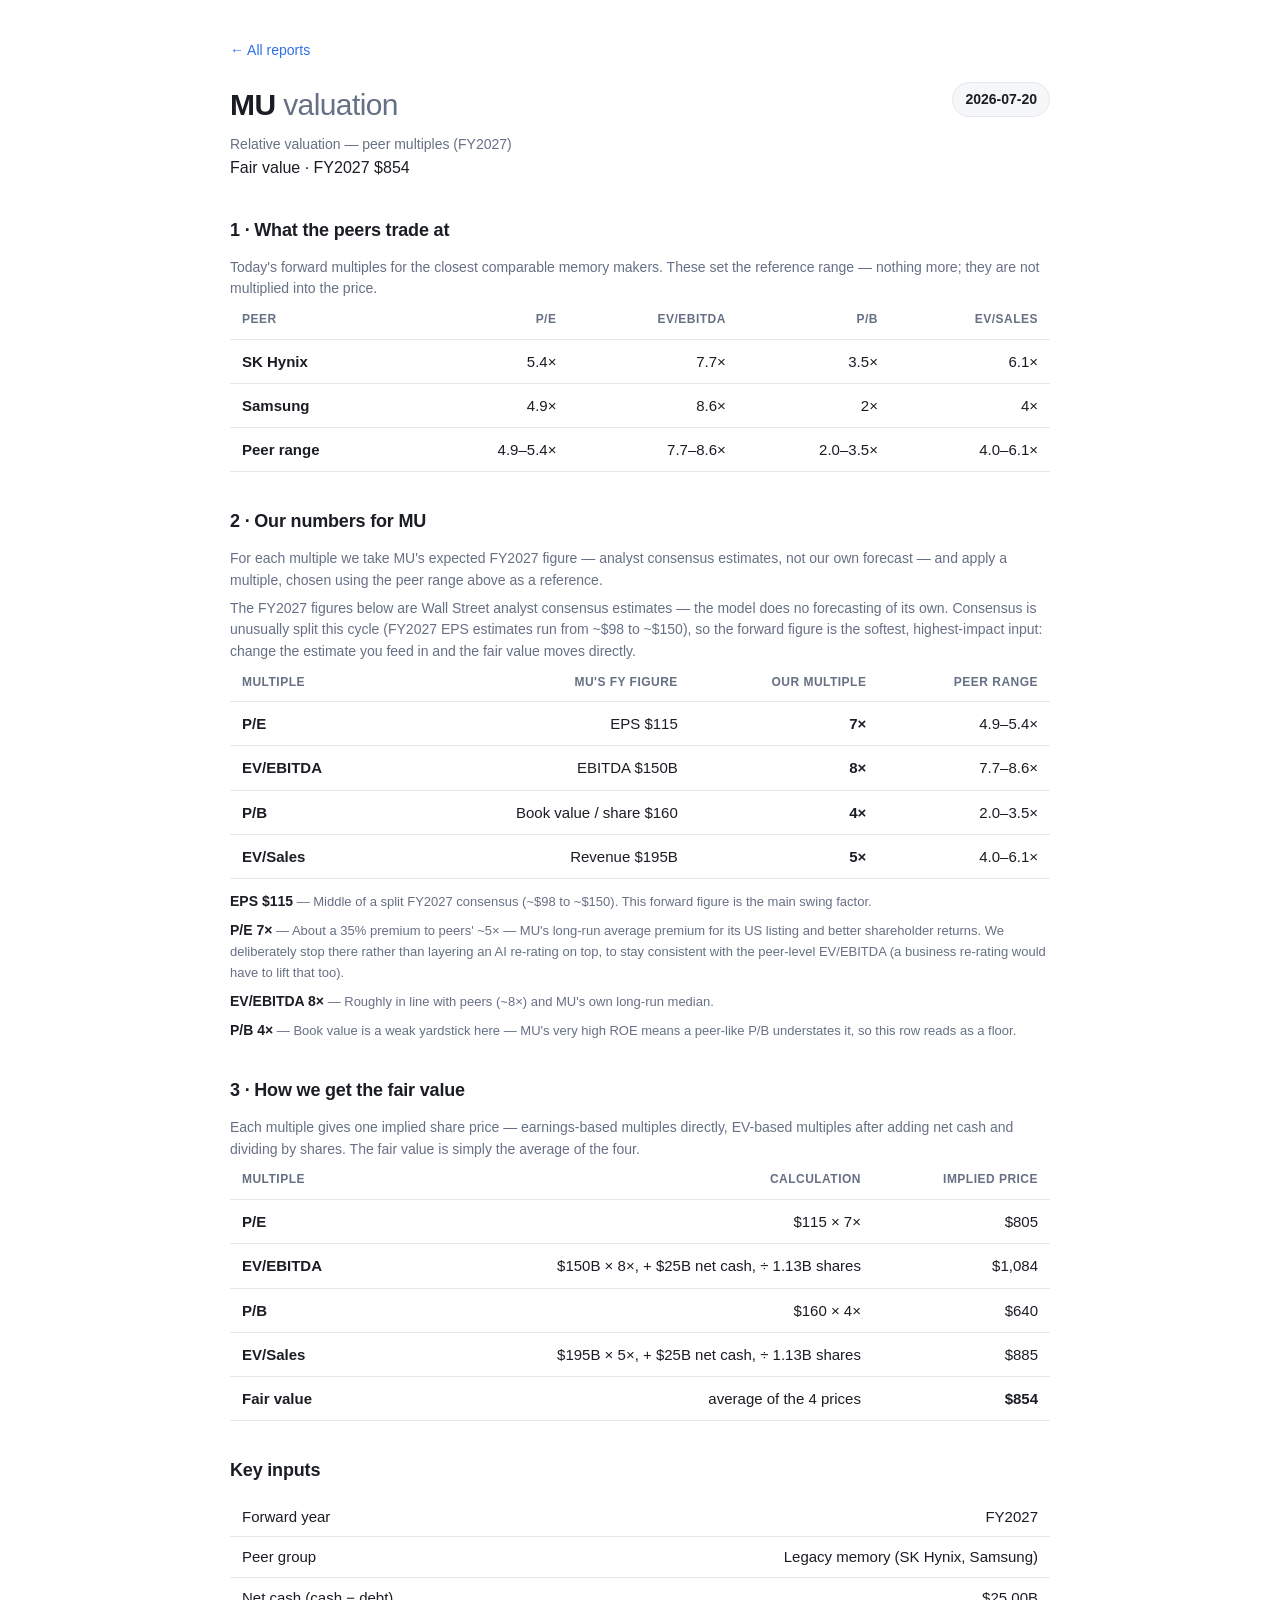
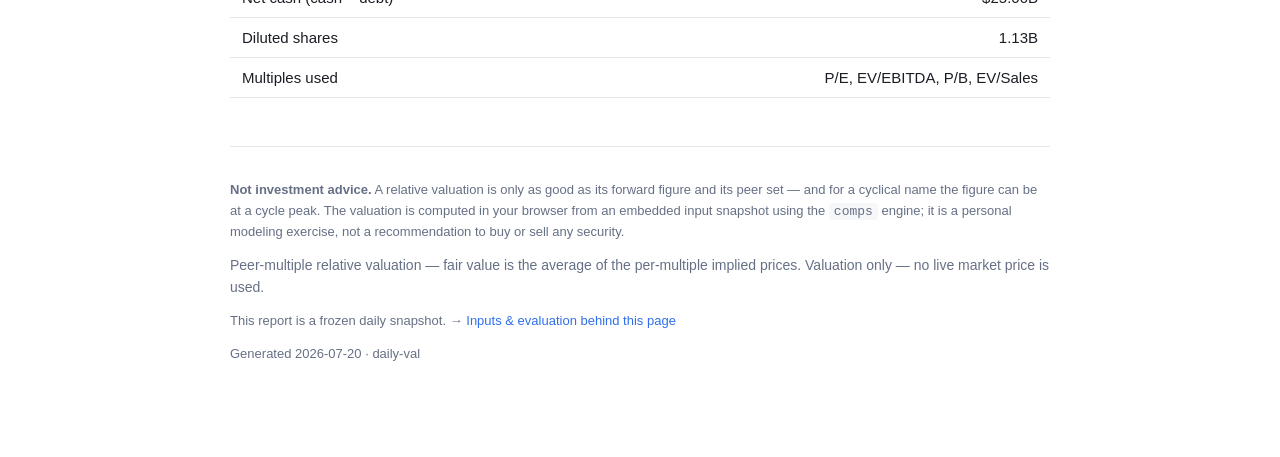
<file: docs/reports/mu/2026-07-20.html>
<!doctype html>
<html lang="en">
<head>
<meta charset="utf-8">
<meta name="viewport" content="width=device-width, initial-scale=1">
<title>MU valuation — 2026-07-20 · daily-val</title>
<link rel="stylesheet" href="../../assets/style.css">
</head>
<body>
<main class="wrap">
  <p class="crumb"><a href="../../index.html">← All reports</a></p>

  <header class="rpt-head">
    <div>
      <h1>MU <span class="sub">valuation</span></h1>
      <p class="meta" id="cmp-method">Relative valuation — peer multiples (FY2027)</p>
    </div>
    <div class="date-badge">2026-07-20</div>
  </header>

  <section class="fairvalue-band">
    <span class="fv-label">Fair value · FY2027</span>
    <span class="fv-value" id="cmp-fairvalue">…</span>
  </section>
  <noscript><p class="meta">This report computes its valuation in the browser;
  enable JavaScript to see the numbers.</p></noscript>

  <section>
    <h2>1 · What the peers trade at</h2>
    <p class="meta">Today's forward multiples for the closest comparable memory
    makers. These set the reference range — nothing more; they are not multiplied
    into the price.</p>
    <div id="cmp-peers"></div>
  </section>

  <section>
    <h2>2 · Our numbers for MU</h2>
    <p class="meta">For each multiple we take MU's expected FY2027 figure —
    analyst consensus estimates, not our own forecast — and apply a multiple,
    chosen using the peer range above as a reference.</p>
    <p class="meta" id="cmp-source"></p>
    <div id="cmp-inputs"></div>
  </section>

  <section>
    <h2>3 · How we get the fair value</h2>
    <p class="meta">Each multiple gives one implied share price — earnings-based
    multiples directly, EV-based multiples after adding net cash and dividing by
    shares. The fair value is simply the average of the four.</p>
    <div id="cmp-calc"></div>
  </section>

  <section>
    <h2>Key inputs</h2>
    <div class="table-scroll">
      <table class="compact">
        <tbody id="cmp-key-inputs"></tbody>
      </table>
    </div>
  </section>

  <footer class="disclaimer">
    <p><strong>Not investment advice.</strong> A relative valuation is only as
    good as its forward figure and its peer set — and for a cyclical name the
    figure can be at a cycle peak. The valuation is computed in your browser from
    an embedded input snapshot using the <code>comps</code> engine; it is a
    personal modeling exercise, not a recommendation to buy or sell any
    security.</p>
    <p class="meta">Peer-multiple relative valuation — fair value is the average of the per-multiple implied prices. Valuation only — no live market price is used.</p>
    <p class="snapshot">This report is a frozen daily snapshot. →
    <a href="2026-07-20.json">Inputs &amp; evaluation behind this page</a></p>
    <p class="gen">Generated 2026-07-20 · daily-val</p>
  </footer>
</main>
<script type="application/json" id="cmp-input">{"symbol": "MU", "method": "comps", "anchor": "FY2027", "peer_group": "Legacy memory (SK Hynix, Samsung)", "fundamentals_source": "The FY2027 figures below are Wall Street analyst consensus estimates \u2014 the model does no forecasting of its own. Consensus is unusually split this cycle (FY2027 EPS estimates run from ~$98 to ~$150), so the forward figure is the softest, highest-impact input: change the estimate you feed in and the fair value moves directly.", "peers": [{"name": "SK Hynix", "pe": 5.4, "ev_ebitda": 7.7, "pb": 3.5, "ev_sales": 6.1}, {"name": "Samsung", "pe": 4.9, "ev_ebitda": 8.6, "pb": 2.0, "ev_sales": 4.0}], "balance_sheet": {"net_cash": "25B", "diluted_shares": "1.13B"}, "multiples": ["pe", "ev_ebitda", "pb", "ev_sales"], "scenarios": [{"name": "Base", "probability": 1, "fundamentals": {"eps": 115, "ebitda": "150B", "revenue": "195B", "bvps": 160}, "multiples": {"pe": 7, "ev_ebitda": 8, "pb": 4, "ev_sales": 5}}]}</script>
<script type="application/json" id="cmp-notes">{"symbol": "MU", "drivers": [{"key": "eps", "label": "EPS $115", "comment": "Middle of a split FY2027 consensus (~$98 to ~$150). This forward figure is the main swing factor."}, {"key": "pe", "label": "P/E 7\u00d7", "comment": "About a 35% premium to peers' ~5\u00d7 \u2014 MU's long-run average premium for its US listing and better shareholder returns. We deliberately stop there rather than layering an AI re-rating on top, to stay consistent with the peer-level EV/EBITDA (a business re-rating would have to lift that too)."}, {"key": "ev_ebitda", "label": "EV/EBITDA 8\u00d7", "comment": "Roughly in line with peers (~8\u00d7) and MU's own long-run median."}, {"key": "pb", "label": "P/B 4\u00d7", "comment": "Book value is a weak yardstick here \u2014 MU's very high ROE means a peer-like P/B understates it, so this row reads as a floor."}]}</script>
<script src="../../assets/comps.js"></script>
</body>
</html>
</file>
<file: docs/assets/style.css>
:root {
  --bg: #ffffff;
  --panel: #f6f7f9;
  --border: #e4e7ec;
  --text: #1a1d23;
  --muted: #667085;
  --accent: #2f6feb;
  --shadow: 0 1px 2px rgba(16,24,40,.06), 0 1px 3px rgba(16,24,40,.10);
}
@media (prefers-color-scheme: dark) {
  :root {
    --bg: #0f1115; --panel: #171a21; --border: #262b34; --text: #e6e8ec;
    --muted: #98a2b3; --accent: #5a8dff; --shadow: none;
  }
}
:root[data-theme="dark"] {
  --bg: #0f1115; --panel: #171a21; --border: #262b34; --text: #e6e8ec;
  --muted: #98a2b3; --accent: #5a8dff; --shadow: none;
}
:root[data-theme="light"] {
  --bg: #ffffff; --panel: #f6f7f9; --border: #e4e7ec; --text: #1a1d23;
  --muted: #667085; --accent: #2f6feb;
  --shadow: 0 1px 2px rgba(16,24,40,.06), 0 1px 3px rgba(16,24,40,.10);
}

* { box-sizing: border-box; }
body {
  margin: 0; background: var(--bg); color: var(--text);
  font: 16px/1.55 -apple-system, BlinkMacSystemFont, "Segoe UI", Roboto, Helvetica, Arial, sans-serif;
  -webkit-font-smoothing: antialiased;
}
.wrap { max-width: 860px; margin: 0 auto; padding: 40px 20px 80px; }
a { color: var(--accent); text-decoration: none; }
a:hover { text-decoration: underline; }
h1 { font-size: 30px; margin: 0; letter-spacing: -.02em; }
h2 { font-size: 18px; margin: 36px 0 12px; letter-spacing: -.01em; }
.sub { color: var(--muted); font-weight: 500; }
.crumb { margin: 0 0 20px; font-size: 14px; }

/* Landing */
.site-head { margin-bottom: 12px; }
.tagline { color: var(--muted); max-width: 52ch; }
.sym-group { margin-top: 28px; }
.report-row {
  display: flex; flex-wrap: wrap; align-items: baseline; gap: 8px 18px;
  padding: 14px 16px; margin: 8px 0; border: 1px solid var(--border);
  border-radius: 10px; background: var(--panel); color: var(--text);
  box-shadow: var(--shadow);
}
.report-row:hover { text-decoration: none; border-color: var(--accent); }
.rr-date { font-variant-numeric: tabular-nums; font-weight: 600; min-width: 96px; }
.rr-method { color: var(--muted); font-size: 13px; flex: 1 1 200px; }
.rr-metric { font-size: 14px; color: var(--muted); }
.rr-metric b { color: var(--text); font-variant-numeric: tabular-nums; }
.empty { color: var(--muted); }

/* Report header */
.rpt-head { display: flex; justify-content: space-between; align-items: flex-start; gap: 16px; }
.meta { color: var(--muted); margin: 6px 0 0; font-size: 14px; }
.date-badge {
  font-variant-numeric: tabular-nums; font-weight: 600; font-size: 14px;
  padding: 6px 12px; border: 1px solid var(--border); border-radius: 999px;
  background: var(--panel); white-space: nowrap;
}

/* Tables */
.table-scroll { overflow-x: auto; }
table { width: 100%; border-collapse: collapse; font-size: 15px; }
th, td { padding: 10px 12px; border-bottom: 1px solid var(--border); text-align: left; }
thead th { font-size: 12px; text-transform: uppercase; letter-spacing: .04em; color: var(--muted); }
.num { text-align: right; font-variant-numeric: tabular-nums; }
.name { font-weight: 600; }
.strong { font-weight: 700; }
tfoot td { border-top: 2px solid var(--border); border-bottom: none; font-weight: 600; }
table.compact td { padding: 8px 12px; }

/* verdict pill + plain-English note */
.verdict { display: inline-block; font-weight: 700; font-size: 12px;
  padding: 1px 8px; border-radius: 999px; background: var(--panel); border: 1px solid var(--border); }
.read-note { color: var(--muted); font-size: 13px; }

/* Assumptions: one table per input, three scenario rows (Bear/Base/Bull) */
.assump { padding: 18px 0; border-bottom: 1px solid var(--border); }
.assump:last-child { border-bottom: 0; }
.assump-head { display: flex; align-items: center; gap: 10px; flex-wrap: wrap; margin-bottom: 10px; }
.assump-label { font-weight: 600; }
.assump .read-note { display: block; margin: 10px 0 0; max-width: 72ch; }
.reads { margin-top: 12px; }
.read-line { margin: 8px 0; font-size: 14px; line-height: 1.5; }
.read-key { font-weight: 600; }
.read-line .read-note { display: inline; margin: 0; }

/* Footer */
.disclaimer { margin-top: 48px; padding-top: 20px; border-top: 1px solid var(--border);
  color: var(--muted); font-size: 13px; }
.disclaimer code { background: var(--panel); padding: 1px 5px; border-radius: 4px; }
.gen { margin-top: 8px; font-variant-numeric: tabular-nums; }

@media (max-width: 560px) {
  .rpt-head { flex-direction: column; }
}
</file>
